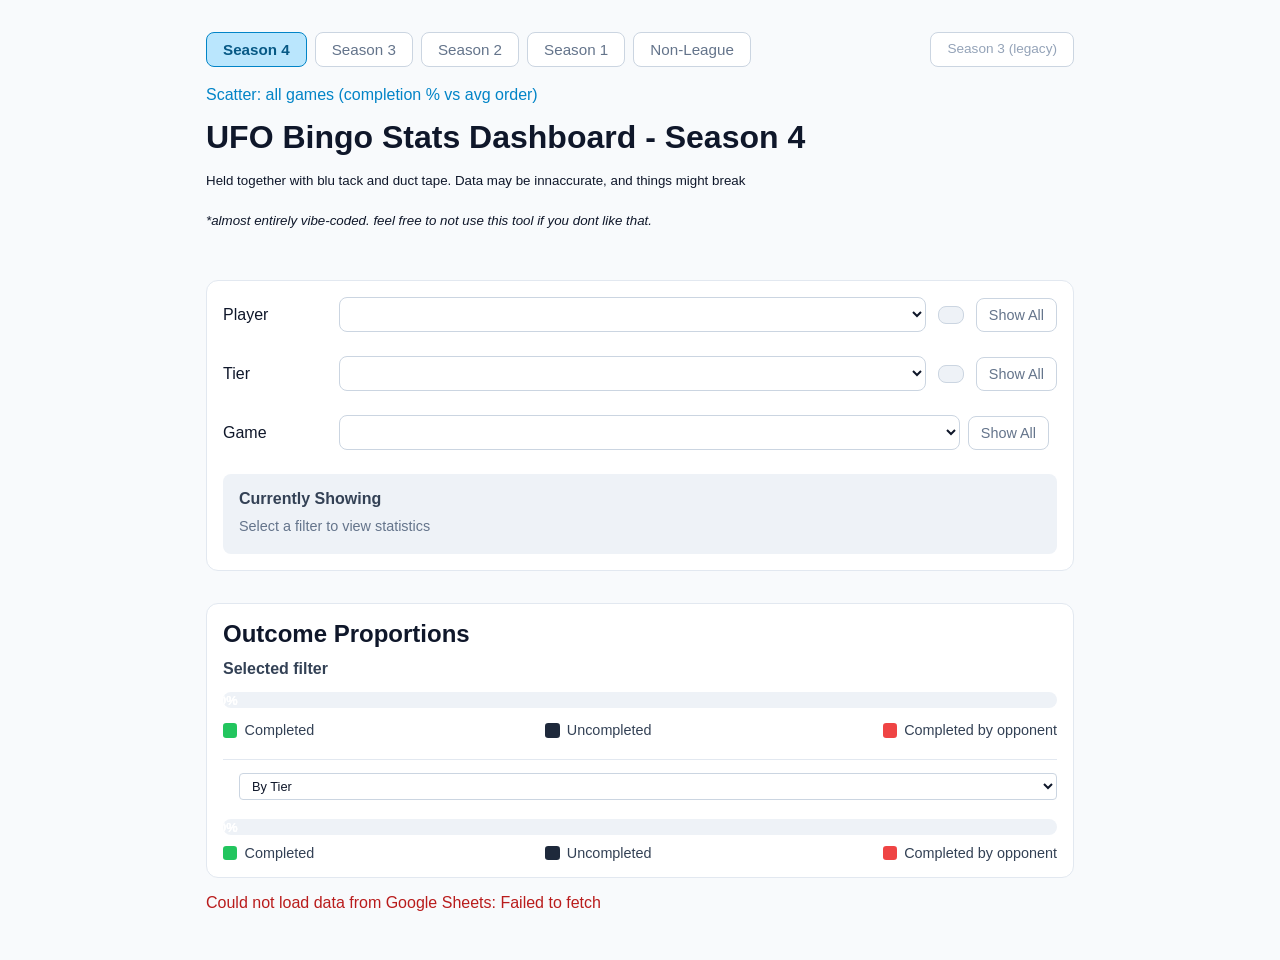
<file: index.html>
<!doctype html>
<html lang="en">
  <head>
    <meta charset="UTF-8" />
    <meta name="viewport" content="width=device-width, initial-scale=1.0" />
    <title>UFO Bingo Stats Dashboard - Season 4</title>
    <script>
      window.SEASON_CONFIG = { name: "Season 4", spreadsheetId: "10OuFdCtSeHEgkTwJyrQmAS_wUt4BE7E-sbVBA3eDDqA" };
    </script>
    <link rel="stylesheet" href="./styles.css" />
  </head>
  <body>
    <main class="container">
      <header>
        <div class="season-tabs">
          <a class="season-tab active" href="./index.html">Season 4</a>
          <a class="season-tab" href="./season3.html">Season 3</a>
          <a class="season-tab" href="./season2.html">Season 2</a>
          <a class="season-tab" href="./season1.html">Season 1</a>
          <a class="season-tab" href="./nonleague.html">Non-League</a>
          <a class="season-tab legacy" href="./season3-legacy.html">Season 3 (legacy)</a>
        </div>
        <p class="nav-link">
          <a href="./graph/index.html">Scatter: all games (completion % vs avg order)</a>
        </p>
        <h1>UFO Bingo Stats Dashboard - Season 4</h1>
        <p><small>Held together with blu tack and duct tape. Data may be innaccurate, and things might break</small></p>
        <p>
          <i><small>*almost entirely vibe-coded. feel free to not use this tool if you dont like that.</small></i><br></br>
        </p>
      </header>

      <section class="controls">
        <div class="control-row">
          <label for="playerSelect">Player</label>
          <div class="selector-group">
            <select id="playerSelect"></select>
            <button id="playerSwitchBtn" type="button" class="switch-btn"></button>
            <button id="playerShowAll" type="button" class="using-badge">Show All</button>
          </div>
        </div>

        <div class="control-row">
          <label for="tierSelect">Tier</label>
          <div class="selector-group">
            <select id="tierSelect"></select>
            <button id="tierSwitchBtn" type="button" class="switch-btn"></button>
            <button id="tierShowAll" type="button" class="using-badge">Show All</button>
          </div>
        </div>

        <div class="control-row">
          <label for="gameSelect">Game</label>
          <div class="selector-group">
            <select id="gameSelect"></select>
            <button id="gameShowAll" type="button" class="using-badge">Show All</button>
          </div>
        </div>

        <div id="summaryBox" class="summary-box">
          <h4>Currently Showing</h4>
          <p id="summaryText">Select a filter to view statistics</p>
        </div>
      </section>

      <section class="results">
        <h2>Outcome Proportions</h2>
        <p id="sampleSize"></p>

        <div class="bar-chart" aria-label="Outcome proportions chart">
          <h3 class="bar-title">Selected filter</h3>
          <div class="stacked-track">
            <div id="barByPlayer" class="stacked-segment by-player">0.0%</div>
            <div id="barUncompleted" class="stacked-segment uncompleted">0.0%</div>
            <div id="barByOther" class="stacked-segment by-other">0.0%</div>
          </div>
          <div class="legend">
            <span class="legend-item"><span class="legend-swatch by-player"></span>Completed</span>
            <span class="legend-item"><span class="legend-swatch uncompleted"></span>Uncompleted</span>
            <span class="legend-item"><span class="legend-swatch by-other"></span>Completed by opponent</span>
          </div>

          <section id="tierAverageSection" class="tier-average" hidden>
            <div class="average-header">
              <h3 id="tierAverageTitle" class="bar-title"></h3>
              <select id="averageModeSelect" class="average-mode-select">
                <option value="tier">By Tier</option>
                <option value="game">By Game</option>
              </select>
            </div>
            <p id="tierAverageSample" class="tier-average-sample"></p>
            <div class="stacked-track">
              <div id="tierAvgBarByPlayer" class="stacked-segment by-player">0.0%</div>
              <div id="tierAvgBarUncompleted" class="stacked-segment uncompleted">0.0%</div>
              <div id="tierAvgBarByOther" class="stacked-segment by-other">0.0%</div>
            </div>
            <div class="legend">
              <span class="legend-item"><span class="legend-swatch by-player"></span>Completed</span>
              <span class="legend-item"><span class="legend-swatch uncompleted"></span>Uncompleted</span>
              <span class="legend-item"><span class="legend-swatch by-other"></span>Completed by opponent</span>
            </div>
          </section>
        </div>
      </section>

      <section id="allBarsSection" class="all-bars-section" hidden>
        <div class="all-bars-header">
          <h2>All Bars</h2>
          <div class="all-bars-controls">
            <div id="allBarsSummary" class="all-bars-summary">
              <p id="allBarsSummaryText">Select a filter to view all bars</p>
            </div>
            <div class="display-controls">
              <label class="checkbox-label">
                <input type="checkbox" id="showCompletionOnly">
                Completion% only
              </label>
            </div>
            <div class="sort-controls">
              <select id="sortBySelect" class="sort-select">
                <option value="name">Name</option>
                <option value="completed">Completed %</option>
                <option value="uncompleted">Uncompleted %</option>
                <option value="byOpponent">By Opponent %</option>
                <option value="goalCount">Goal count</option>
              </select>
              <button id="sortOrderBtn" type="button" class="sort-order-btn">Asc</button>
            </div>
          </div>
        </div>
        <div id="allBarsContainer" class="all-bars-container"></div>
      </section>

      <section id="status" class="status">Loading data from Google Sheets...</section>
    </main>

    <script type="module" src="./season-app.js"></script>
  </body>
</html>
</file>
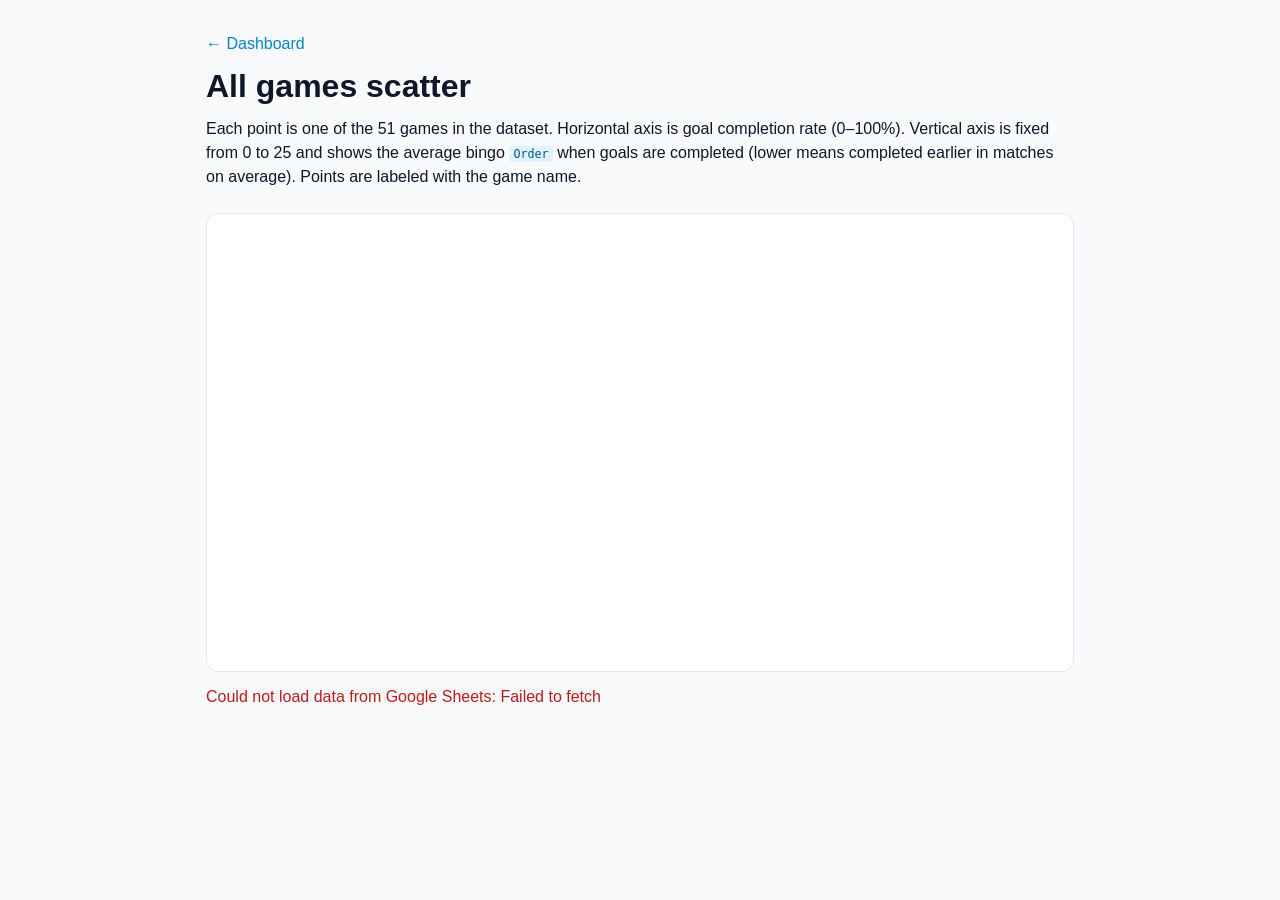
<file: graph/index.html>
<!doctype html>
<html lang="en">
  <head>
    <meta charset="UTF-8" />
    <meta name="viewport" content="width=device-width, initial-scale=1.0" />
    <title>All games — UFO Bingo Stats</title>
    <link rel="stylesheet" href="../styles.css" />
    <link rel="stylesheet" href="./graph.css" />
  </head>
  <body>
    <main class="container graph-page">
      <header>
        <p class="nav-link">
          <a href="../index.html">← Dashboard</a>
        </p>
        <h1>All games scatter</h1>
        <p>
          Each point is one of the 51 games in the dataset. Horizontal axis is
          goal completion rate (0–100%). Vertical axis is fixed from 0 to 25 and
          shows the average bingo <code>Order</code> when goals are completed
          (lower means completed earlier in matches on average). Points are
          labeled with the game name.
        </p>
      </header>

      <section class="graph-wrap" aria-label="Scatter plot of games">
        <svg
          id="scatterSvg"
          class="scatter-svg"
          viewBox="0 0 1100 560"
          role="img"
          aria-labelledby="scatterTitle scatterDesc"
        >
          <title id="scatterTitle">Games by completion rate and average order</title>
          <desc id="scatterDesc">
            Scatter plot with completion percentage on the x-axis and average
            order on the y-axis. One point per game.
          </desc>
        </svg>
      </section>

      <section id="graphStatus" class="status">Loading CSV data...</section>
    </main>

    <script src="./graph.js" defer></script>
  </body>
</html>
</file>
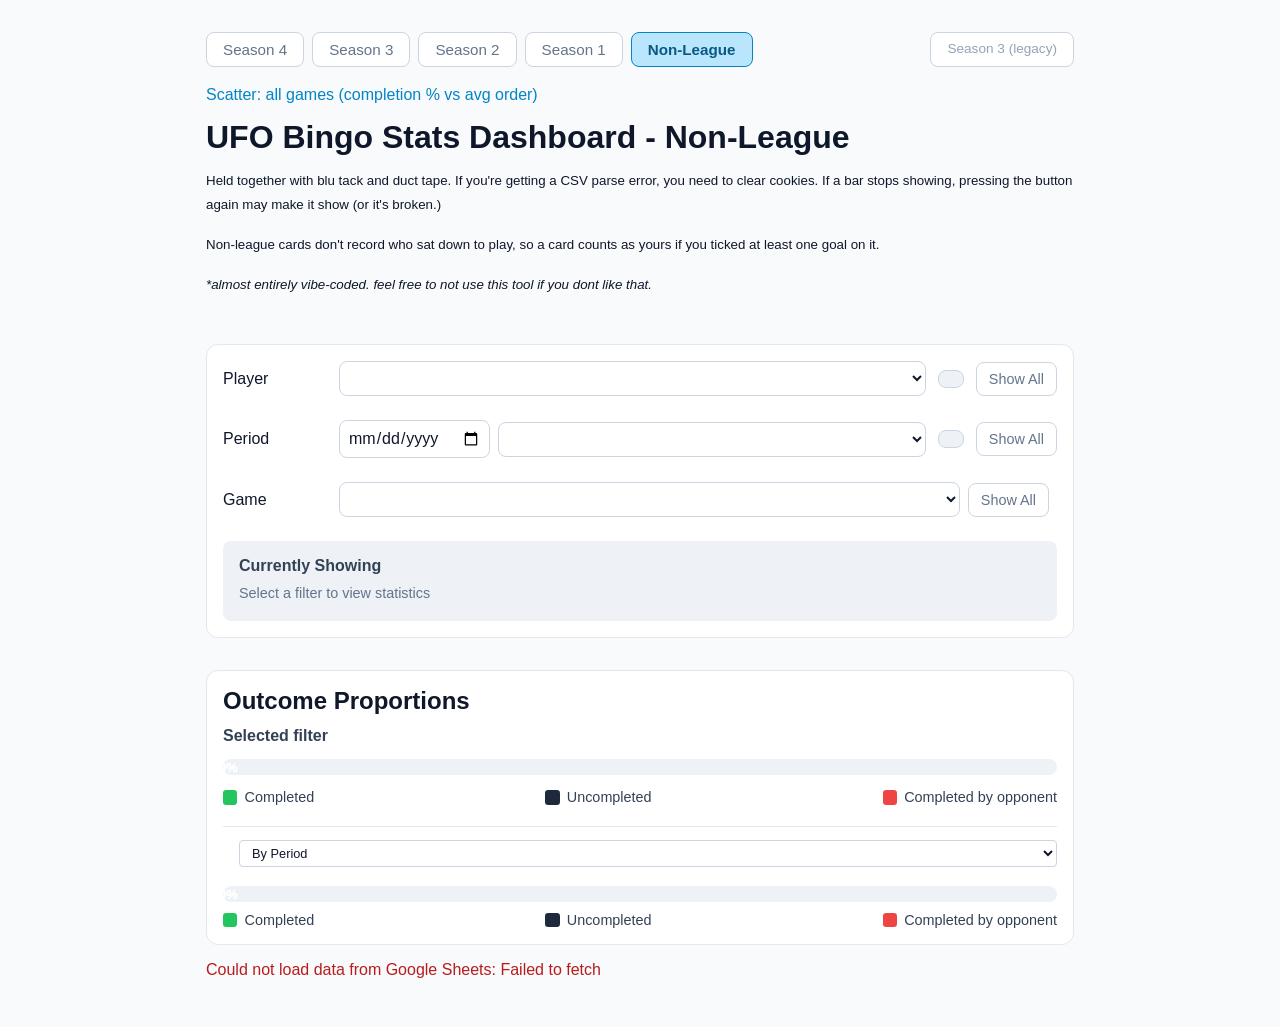
<file: nonleague.html>
<!doctype html>
<html lang="en">
  <head>
    <meta charset="UTF-8" />
    <meta name="viewport" content="width=device-width, initial-scale=1.0" />
    <title>UFO Bingo Stats Dashboard - Non-League</title>
    <link rel="stylesheet" href="./styles.css" />
  </head>
  <body>
    <main class="container">
      <header>
        <div class="season-tabs">
          <a class="season-tab" href="./index.html">Season 4</a>
          <a class="season-tab" href="./season3.html">Season 3</a>
          <a class="season-tab" href="./season2.html">Season 2</a>
          <a class="season-tab" href="./season1.html">Season 1</a>
          <a class="season-tab active" href="./nonleague.html">Non-League</a>
          <a class="season-tab legacy" href="./season3-legacy.html">Season 3 (legacy)</a>
        </div>
        <p class="nav-link">
          <a href="./graph/index.html">Scatter: all games (completion % vs avg order)</a>
        </p>
        <h1>UFO Bingo Stats Dashboard - Non-League</h1>
        <p><small>Held together with blu tack and duct tape. If you're getting a CSV parse error, you need to clear cookies. If a bar stops showing, pressing the button again may make it show (or it's broken.)</small></p>
        <p><small>Non-league cards don't record who sat down to play, so a card counts as yours if you ticked at least one goal on it.</small></p>
        <p>
          <i><small>*almost entirely vibe-coded. feel free to not use this tool if you dont like that.</small></i><br></br>
        </p>
      </header>

      <section class="controls">
        <div class="control-row">
          <label for="playerSelect">Player</label>
          <div class="selector-group">
            <select id="playerSelect"></select>
            <button id="playerSwitchBtn" type="button" class="switch-btn"></button>
            <button id="playerShowAll" type="button" class="using-badge">Show All</button>
          </div>
        </div>

        <div class="control-row">
          <label for="startDateInput">Period</label>
          <div class="selector-group with-date">
            <input type="date" id="startDateInput" class="date-input" />
            <select id="periodSelect"></select>
            <button id="periodSwitchBtn" type="button" class="switch-btn"></button>
            <button id="periodShowAll" type="button" class="using-badge">Show All</button>
          </div>
        </div>

        <div class="control-row">
          <label for="gameSelect">Game</label>
          <div class="selector-group">
            <select id="gameSelect"></select>
            <button id="gameShowAll" type="button" class="using-badge">Show All</button>
          </div>
        </div>

        <div id="summaryBox" class="summary-box">
          <h4>Currently Showing</h4>
          <p id="summaryText">Select a filter to view statistics</p>
        </div>
      </section>

      <section class="results">
        <h2>Outcome Proportions</h2>
        <p id="sampleSize"></p>

        <div class="bar-chart" aria-label="Outcome proportions chart">
          <h3 class="bar-title">Selected filter</h3>
          <div class="stacked-track">
            <div id="barByPlayer" class="stacked-segment by-player">0.0%</div>
            <div id="barUncompleted" class="stacked-segment uncompleted">0.0%</div>
            <div id="barByOther" class="stacked-segment by-other">0.0%</div>
          </div>
          <div class="legend">
            <span class="legend-item"><span class="legend-swatch by-player"></span>Completed</span>
            <span class="legend-item"><span class="legend-swatch uncompleted"></span>Uncompleted</span>
            <span class="legend-item"><span class="legend-swatch by-other"></span>Completed by opponent</span>
          </div>

          <section id="tierAverageSection" class="tier-average" hidden>
            <div class="average-header">
              <h3 id="tierAverageTitle" class="bar-title"></h3>
              <select id="averageModeSelect" class="average-mode-select">
                <option value="period">By Period</option>
                <option value="game">By Game</option>
              </select>
            </div>
            <p id="tierAverageSample" class="tier-average-sample"></p>
            <div class="stacked-track">
              <div id="tierAvgBarByPlayer" class="stacked-segment by-player">0.0%</div>
              <div id="tierAvgBarUncompleted" class="stacked-segment uncompleted">0.0%</div>
              <div id="tierAvgBarByOther" class="stacked-segment by-other">0.0%</div>
            </div>
            <div class="legend">
              <span class="legend-item"><span class="legend-swatch by-player"></span>Completed</span>
              <span class="legend-item"><span class="legend-swatch uncompleted"></span>Uncompleted</span>
              <span class="legend-item"><span class="legend-swatch by-other"></span>Completed by opponent</span>
            </div>
          </section>
        </div>
      </section>

      <section id="allBarsSection" class="all-bars-section" hidden>
        <div class="all-bars-header">
          <h2>All Bars</h2>
          <div class="all-bars-controls">
            <div id="allBarsSummary" class="all-bars-summary">
              <p id="allBarsSummaryText">Select a filter to view all bars</p>
            </div>
            <div class="display-controls">
              <label class="checkbox-label">
                <input type="checkbox" id="showCompletionOnly">
                Completion% only
              </label>
            </div>
            <div class="sort-controls">
              <select id="sortBySelect" class="sort-select">
                <option value="name">Name</option>
                <option value="completed">Completed %</option>
                <option value="uncompleted">Uncompleted %</option>
                <option value="byOpponent">By Opponent %</option>
                <option value="goalCount">Goal count</option>
              </select>
              <button id="sortOrderBtn" type="button" class="sort-order-btn">Asc</button>
            </div>
          </div>
        </div>
        <div id="allBarsContainer" class="all-bars-container"></div>
      </section>

      <section id="status" class="status">Loading data from Google Sheets...</section>
    </main>

    <script type="module" src="./nonleague-app.js"></script>
  </body>
</html>
</file>
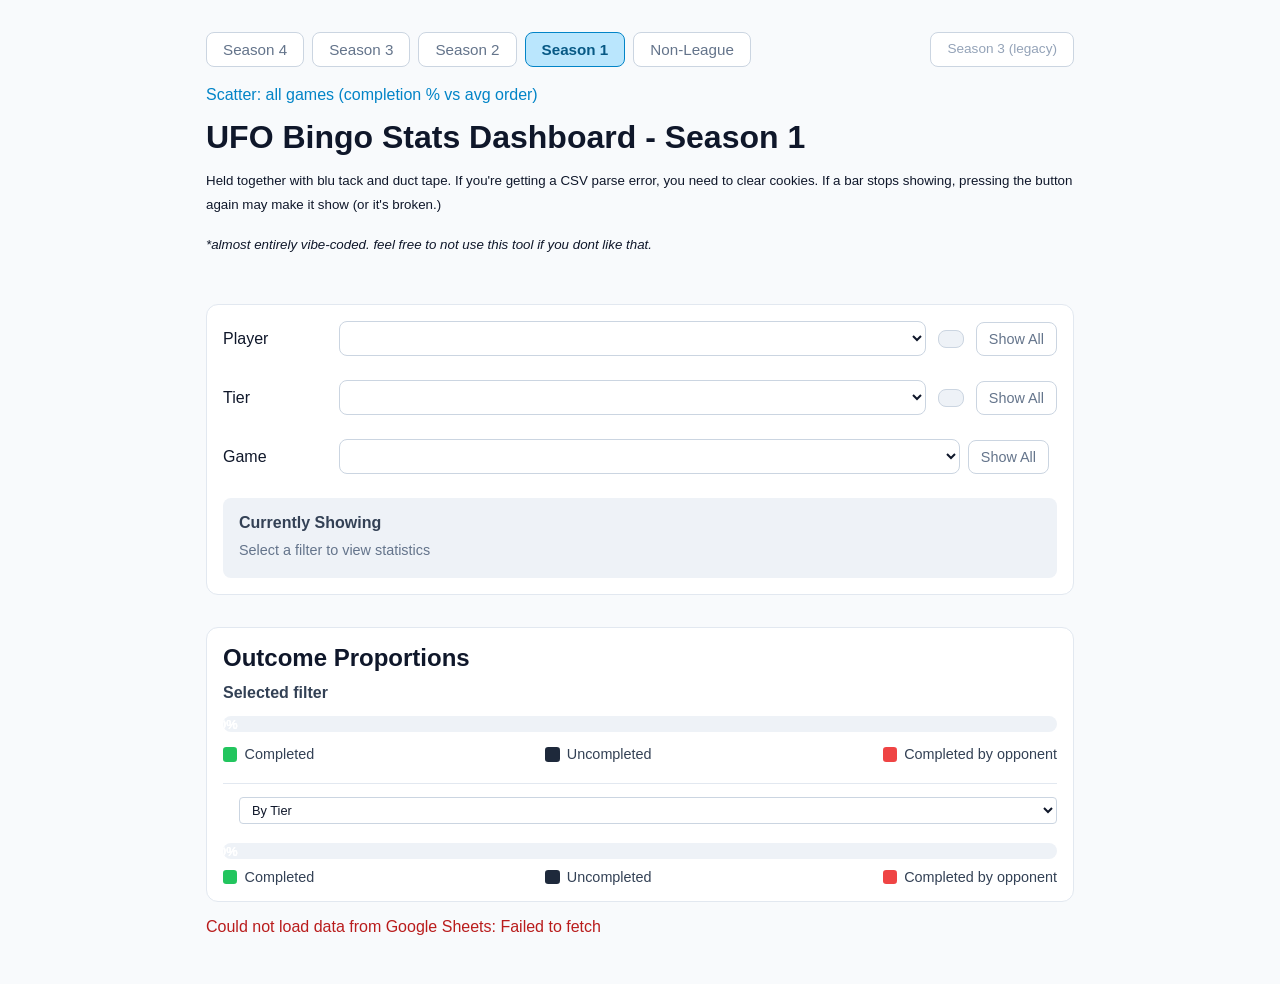
<file: season1.html>
<!doctype html>
<html lang="en">
  <head>
    <meta charset="UTF-8" />
    <meta name="viewport" content="width=device-width, initial-scale=1.0" />
    <title>UFO Bingo Stats Dashboard - Season 1</title>
    <script>
      window.SEASON_CONFIG = { name: "Season 1", spreadsheetId: "1V5-vbfdSoK8tBQa8bKAQCpGFslXlgwDpOeQryaitJ4k" };
    </script>
    <link rel="stylesheet" href="./styles.css" />
  </head>
  <body>
    <main class="container">
      <header>
        <div class="season-tabs">
          <a class="season-tab" href="./index.html">Season 4</a>
          <a class="season-tab" href="./season3.html">Season 3</a>
          <a class="season-tab" href="./season2.html">Season 2</a>
          <a class="season-tab active" href="./season1.html">Season 1</a>
          <a class="season-tab" href="./nonleague.html">Non-League</a>
          <a class="season-tab legacy" href="./season3-legacy.html">Season 3 (legacy)</a>
        </div>
        <p class="nav-link">
          <a href="./graph/index.html">Scatter: all games (completion % vs avg order)</a>
        </p>
        <h1>UFO Bingo Stats Dashboard - Season 1</h1>
        <p><small>Held together with blu tack and duct tape. If you're getting a CSV parse error, you need to clear cookies. If a bar stops showing, pressing the button again may make it show (or it's broken.)</small></p>
        <p>
          <i><small>*almost entirely vibe-coded. feel free to not use this tool if you dont like that.</small></i><br></br>
        </p>
      </header>

      <section class="controls">
        <div class="control-row">
          <label for="playerSelect">Player</label>
          <div class="selector-group">
            <select id="playerSelect"></select>
            <button id="playerSwitchBtn" type="button" class="switch-btn"></button>
            <button id="playerShowAll" type="button" class="using-badge">Show All</button>
          </div>
        </div>

        <div class="control-row">
          <label for="tierSelect">Tier</label>
          <div class="selector-group">
            <select id="tierSelect"></select>
            <button id="tierSwitchBtn" type="button" class="switch-btn"></button>
            <button id="tierShowAll" type="button" class="using-badge">Show All</button>
          </div>
        </div>

        <div class="control-row">
          <label for="gameSelect">Game</label>
          <div class="selector-group">
            <select id="gameSelect"></select>
            <button id="gameShowAll" type="button" class="using-badge">Show All</button>
          </div>
        </div>

        <div id="summaryBox" class="summary-box">
          <h4>Currently Showing</h4>
          <p id="summaryText">Select a filter to view statistics</p>
        </div>
      </section>

      <section class="results">
        <h2>Outcome Proportions</h2>
        <p id="sampleSize"></p>

        <div class="bar-chart" aria-label="Outcome proportions chart">
          <h3 class="bar-title">Selected filter</h3>
          <div class="stacked-track">
            <div id="barByPlayer" class="stacked-segment by-player">0.0%</div>
            <div id="barUncompleted" class="stacked-segment uncompleted">0.0%</div>
            <div id="barByOther" class="stacked-segment by-other">0.0%</div>
          </div>
          <div class="legend">
            <span class="legend-item"><span class="legend-swatch by-player"></span>Completed</span>
            <span class="legend-item"><span class="legend-swatch uncompleted"></span>Uncompleted</span>
            <span class="legend-item"><span class="legend-swatch by-other"></span>Completed by opponent</span>
          </div>

          <section id="tierAverageSection" class="tier-average" hidden>
            <div class="average-header">
              <h3 id="tierAverageTitle" class="bar-title"></h3>
              <select id="averageModeSelect" class="average-mode-select">
                <option value="tier">By Tier</option>
                <option value="game">By Game</option>
              </select>
            </div>
            <p id="tierAverageSample" class="tier-average-sample"></p>
            <div class="stacked-track">
              <div id="tierAvgBarByPlayer" class="stacked-segment by-player">0.0%</div>
              <div id="tierAvgBarUncompleted" class="stacked-segment uncompleted">0.0%</div>
              <div id="tierAvgBarByOther" class="stacked-segment by-other">0.0%</div>
            </div>
            <div class="legend">
              <span class="legend-item"><span class="legend-swatch by-player"></span>Completed</span>
              <span class="legend-item"><span class="legend-swatch uncompleted"></span>Uncompleted</span>
              <span class="legend-item"><span class="legend-swatch by-other"></span>Completed by opponent</span>
            </div>
          </section>
        </div>
      </section>

      <section id="allBarsSection" class="all-bars-section" hidden>
        <div class="all-bars-header">
          <h2>All Bars</h2>
          <div class="all-bars-controls">
            <div id="allBarsSummary" class="all-bars-summary">
              <p id="allBarsSummaryText">Select a filter to view all bars</p>
            </div>
            <div class="display-controls">
              <label class="checkbox-label">
                <input type="checkbox" id="showCompletionOnly">
                Completion% only
              </label>
            </div>
            <div class="sort-controls">
              <select id="sortBySelect" class="sort-select">
                <option value="name">Name</option>
                <option value="completed">Completed %</option>
                <option value="uncompleted">Uncompleted %</option>
                <option value="byOpponent">By Opponent %</option>
                <option value="goalCount">Goal count</option>
              </select>
              <button id="sortOrderBtn" type="button" class="sort-order-btn">Asc</button>
            </div>
          </div>
        </div>
        <div id="allBarsContainer" class="all-bars-container"></div>
      </section>

      <section id="status" class="status">Loading data from Google Sheets...</section>
    </main>

    <script type="module" src="./season-app.js"></script>
  </body>
</html>
</file>
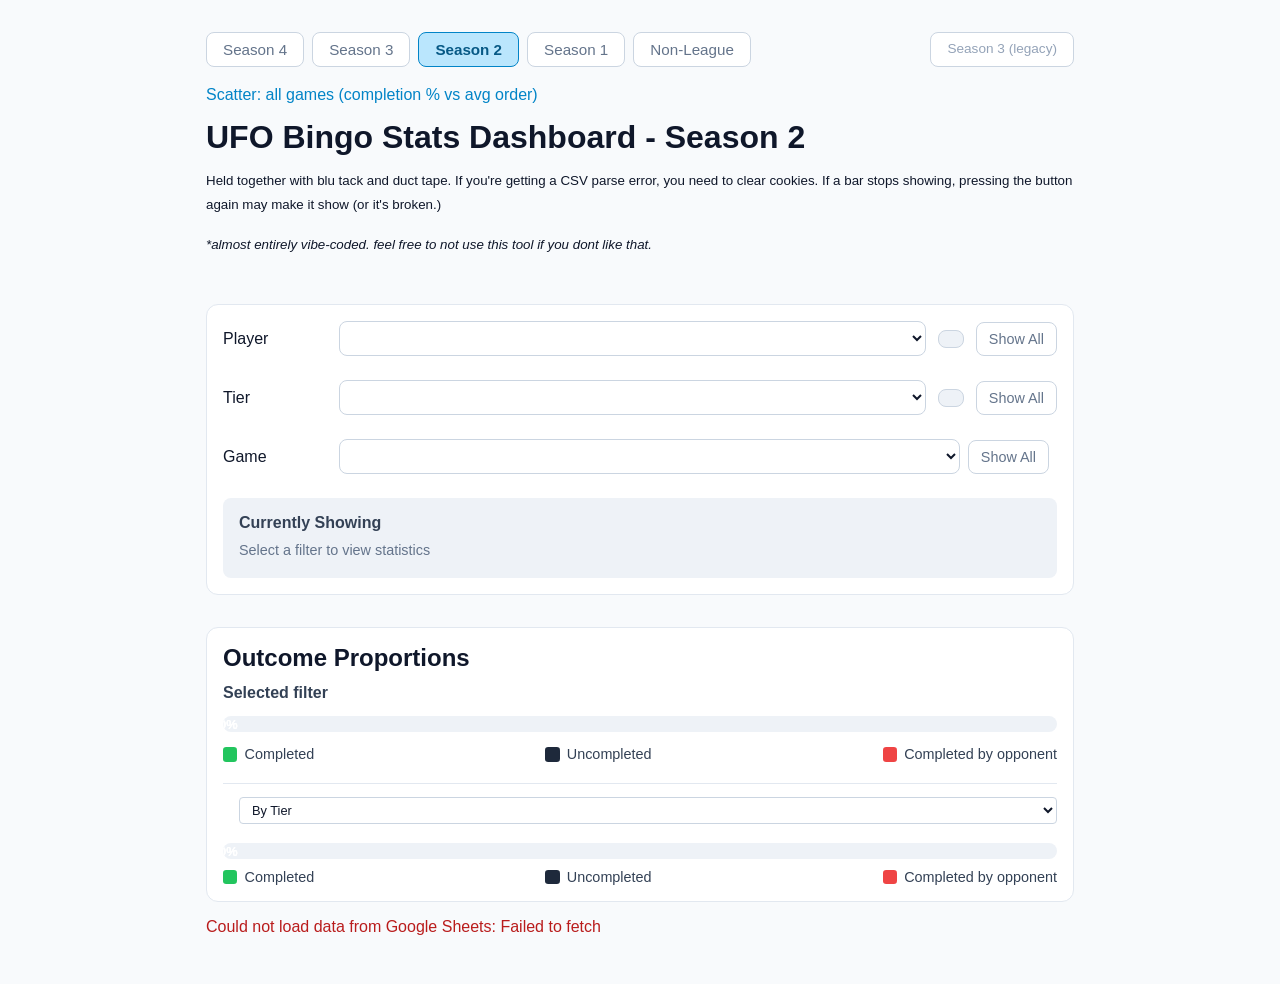
<file: season2.html>
<!doctype html>
<html lang="en">
  <head>
    <meta charset="UTF-8" />
    <meta name="viewport" content="width=device-width, initial-scale=1.0" />
    <title>UFO Bingo Stats Dashboard - Season 2</title>
    <script>
      window.SEASON_CONFIG = { name: "Season 2", spreadsheetId: "1ol2G0VhzvXmgcGvMnQJuIMTl6x4KEpj3-cW_ot93-r4" };
    </script>
    <link rel="stylesheet" href="./styles.css" />
  </head>
  <body>
    <main class="container">
      <header>
        <div class="season-tabs">
          <a class="season-tab" href="./index.html">Season 4</a>
          <a class="season-tab" href="./season3.html">Season 3</a>
          <a class="season-tab active" href="./season2.html">Season 2</a>
          <a class="season-tab" href="./season1.html">Season 1</a>
          <a class="season-tab" href="./nonleague.html">Non-League</a>
          <a class="season-tab legacy" href="./season3-legacy.html">Season 3 (legacy)</a>
        </div>
        <p class="nav-link">
          <a href="./graph/index.html">Scatter: all games (completion % vs avg order)</a>
        </p>
        <h1>UFO Bingo Stats Dashboard - Season 2</h1>
        <p><small>Held together with blu tack and duct tape. If you're getting a CSV parse error, you need to clear cookies. If a bar stops showing, pressing the button again may make it show (or it's broken.)</small></p>
        <p>
          <i><small>*almost entirely vibe-coded. feel free to not use this tool if you dont like that.</small></i><br></br>
        </p>
      </header>

      <section class="controls">
        <div class="control-row">
          <label for="playerSelect">Player</label>
          <div class="selector-group">
            <select id="playerSelect"></select>
            <button id="playerSwitchBtn" type="button" class="switch-btn"></button>
            <button id="playerShowAll" type="button" class="using-badge">Show All</button>
          </div>
        </div>

        <div class="control-row">
          <label for="tierSelect">Tier</label>
          <div class="selector-group">
            <select id="tierSelect"></select>
            <button id="tierSwitchBtn" type="button" class="switch-btn"></button>
            <button id="tierShowAll" type="button" class="using-badge">Show All</button>
          </div>
        </div>

        <div class="control-row">
          <label for="gameSelect">Game</label>
          <div class="selector-group">
            <select id="gameSelect"></select>
            <button id="gameShowAll" type="button" class="using-badge">Show All</button>
          </div>
        </div>

        <div id="summaryBox" class="summary-box">
          <h4>Currently Showing</h4>
          <p id="summaryText">Select a filter to view statistics</p>
        </div>
      </section>

      <section class="results">
        <h2>Outcome Proportions</h2>
        <p id="sampleSize"></p>

        <div class="bar-chart" aria-label="Outcome proportions chart">
          <h3 class="bar-title">Selected filter</h3>
          <div class="stacked-track">
            <div id="barByPlayer" class="stacked-segment by-player">0.0%</div>
            <div id="barUncompleted" class="stacked-segment uncompleted">0.0%</div>
            <div id="barByOther" class="stacked-segment by-other">0.0%</div>
          </div>
          <div class="legend">
            <span class="legend-item"><span class="legend-swatch by-player"></span>Completed</span>
            <span class="legend-item"><span class="legend-swatch uncompleted"></span>Uncompleted</span>
            <span class="legend-item"><span class="legend-swatch by-other"></span>Completed by opponent</span>
          </div>

          <section id="tierAverageSection" class="tier-average" hidden>
            <div class="average-header">
              <h3 id="tierAverageTitle" class="bar-title"></h3>
              <select id="averageModeSelect" class="average-mode-select">
                <option value="tier">By Tier</option>
                <option value="game">By Game</option>
              </select>
            </div>
            <p id="tierAverageSample" class="tier-average-sample"></p>
            <div class="stacked-track">
              <div id="tierAvgBarByPlayer" class="stacked-segment by-player">0.0%</div>
              <div id="tierAvgBarUncompleted" class="stacked-segment uncompleted">0.0%</div>
              <div id="tierAvgBarByOther" class="stacked-segment by-other">0.0%</div>
            </div>
            <div class="legend">
              <span class="legend-item"><span class="legend-swatch by-player"></span>Completed</span>
              <span class="legend-item"><span class="legend-swatch uncompleted"></span>Uncompleted</span>
              <span class="legend-item"><span class="legend-swatch by-other"></span>Completed by opponent</span>
            </div>
          </section>
        </div>
      </section>

      <section id="allBarsSection" class="all-bars-section" hidden>
        <div class="all-bars-header">
          <h2>All Bars</h2>
          <div class="all-bars-controls">
            <div id="allBarsSummary" class="all-bars-summary">
              <p id="allBarsSummaryText">Select a filter to view all bars</p>
            </div>
            <div class="display-controls">
              <label class="checkbox-label">
                <input type="checkbox" id="showCompletionOnly">
                Completion% only
              </label>
            </div>
            <div class="sort-controls">
              <select id="sortBySelect" class="sort-select">
                <option value="name">Name</option>
                <option value="completed">Completed %</option>
                <option value="uncompleted">Uncompleted %</option>
                <option value="byOpponent">By Opponent %</option>
                <option value="goalCount">Goal count</option>
              </select>
              <button id="sortOrderBtn" type="button" class="sort-order-btn">Asc</button>
            </div>
          </div>
        </div>
        <div id="allBarsContainer" class="all-bars-container"></div>
      </section>

      <section id="status" class="status">Loading data from Google Sheets...</section>
    </main>

    <script type="module" src="./season-app.js"></script>
  </body>
</html>
</file>
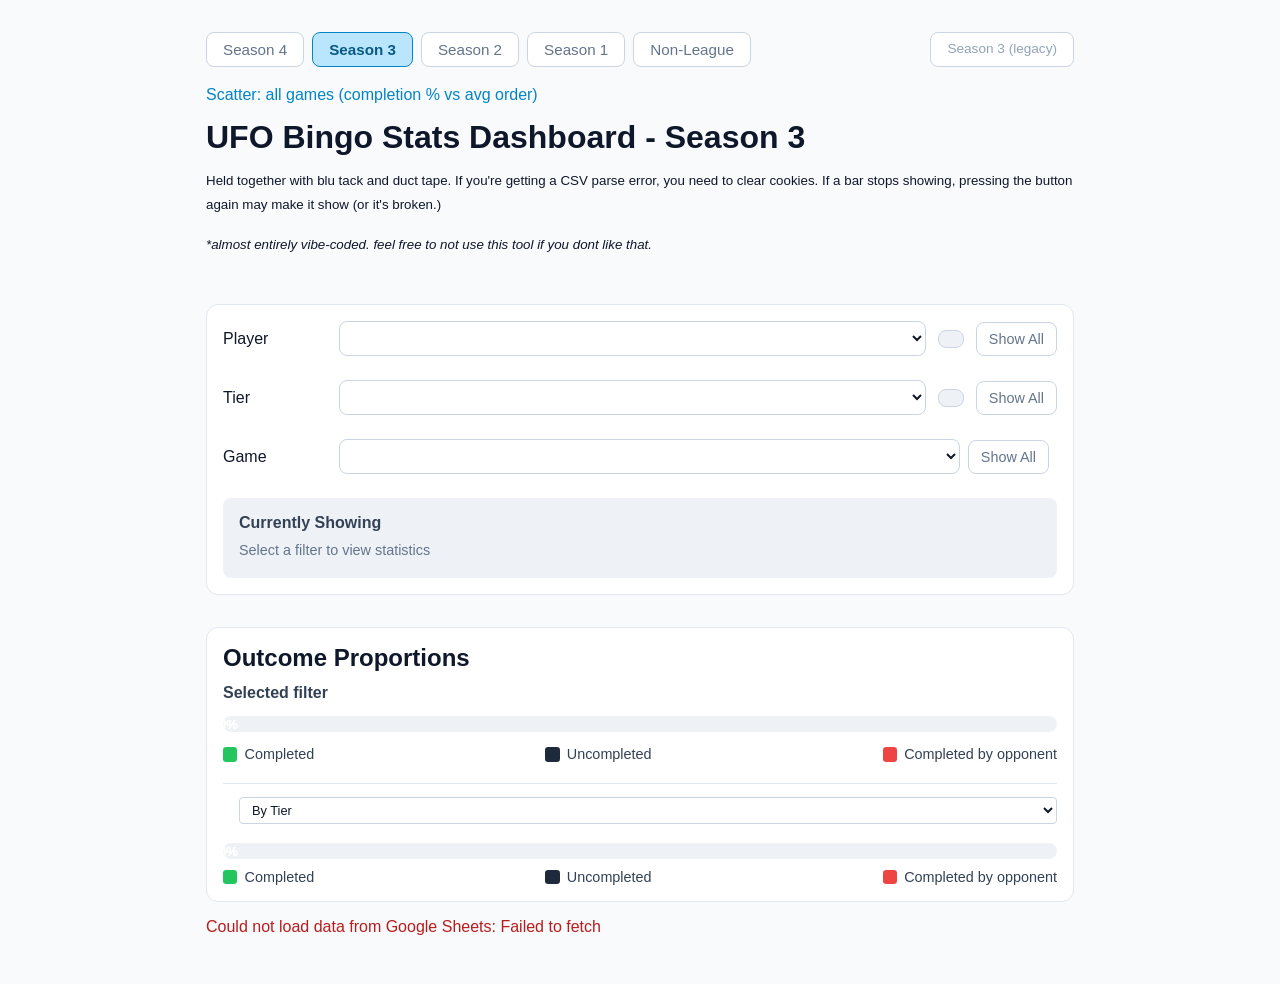
<file: season3.html>
<!doctype html>
<html lang="en">
  <head>
    <meta charset="UTF-8" />
    <meta name="viewport" content="width=device-width, initial-scale=1.0" />
    <title>UFO Bingo Stats Dashboard - Season 3</title>
    <script>
      window.SEASON_CONFIG = { name: "Season 3", spreadsheetId: "12QxCeOhHnmnoRQhiSmD56dPSl3rNnw2mfDt7qScz9Ds" };
    </script>
    <link rel="stylesheet" href="./styles.css" />
  </head>
  <body>
    <main class="container">
      <header>
        <div class="season-tabs">
          <a class="season-tab" href="./index.html">Season 4</a>
          <a class="season-tab active" href="./season3.html">Season 3</a>
          <a class="season-tab" href="./season2.html">Season 2</a>
          <a class="season-tab" href="./season1.html">Season 1</a>
          <a class="season-tab" href="./nonleague.html">Non-League</a>
          <a class="season-tab legacy" href="./season3-legacy.html">Season 3 (legacy)</a>
        </div>
        <p class="nav-link">
          <a href="./graph/index.html">Scatter: all games (completion % vs avg order)</a>
        </p>
        <h1>UFO Bingo Stats Dashboard - Season 3</h1>
        <p><small>Held together with blu tack and duct tape. If you're getting a CSV parse error, you need to clear cookies. If a bar stops showing, pressing the button again may make it show (or it's broken.)</small></p>
        <p>
          <i><small>*almost entirely vibe-coded. feel free to not use this tool if you dont like that.</small></i><br></br>
        </p>
      </header>

      <section class="controls">
        <div class="control-row">
          <label for="playerSelect">Player</label>
          <div class="selector-group">
            <select id="playerSelect"></select>
            <button id="playerSwitchBtn" type="button" class="switch-btn"></button>
            <button id="playerShowAll" type="button" class="using-badge">Show All</button>
          </div>
        </div>

        <div class="control-row">
          <label for="tierSelect">Tier</label>
          <div class="selector-group">
            <select id="tierSelect"></select>
            <button id="tierSwitchBtn" type="button" class="switch-btn"></button>
            <button id="tierShowAll" type="button" class="using-badge">Show All</button>
          </div>
        </div>

        <div class="control-row">
          <label for="gameSelect">Game</label>
          <div class="selector-group">
            <select id="gameSelect"></select>
            <button id="gameShowAll" type="button" class="using-badge">Show All</button>
          </div>
        </div>

        <div id="summaryBox" class="summary-box">
          <h4>Currently Showing</h4>
          <p id="summaryText">Select a filter to view statistics</p>
        </div>
      </section>

      <section class="results">
        <h2>Outcome Proportions</h2>
        <p id="sampleSize"></p>

        <div class="bar-chart" aria-label="Outcome proportions chart">
          <h3 class="bar-title">Selected filter</h3>
          <div class="stacked-track">
            <div id="barByPlayer" class="stacked-segment by-player">0.0%</div>
            <div id="barUncompleted" class="stacked-segment uncompleted">0.0%</div>
            <div id="barByOther" class="stacked-segment by-other">0.0%</div>
          </div>
          <div class="legend">
            <span class="legend-item"><span class="legend-swatch by-player"></span>Completed</span>
            <span class="legend-item"><span class="legend-swatch uncompleted"></span>Uncompleted</span>
            <span class="legend-item"><span class="legend-swatch by-other"></span>Completed by opponent</span>
          </div>

          <section id="tierAverageSection" class="tier-average" hidden>
            <div class="average-header">
              <h3 id="tierAverageTitle" class="bar-title"></h3>
              <select id="averageModeSelect" class="average-mode-select">
                <option value="tier">By Tier</option>
                <option value="game">By Game</option>
              </select>
            </div>
            <p id="tierAverageSample" class="tier-average-sample"></p>
            <div class="stacked-track">
              <div id="tierAvgBarByPlayer" class="stacked-segment by-player">0.0%</div>
              <div id="tierAvgBarUncompleted" class="stacked-segment uncompleted">0.0%</div>
              <div id="tierAvgBarByOther" class="stacked-segment by-other">0.0%</div>
            </div>
            <div class="legend">
              <span class="legend-item"><span class="legend-swatch by-player"></span>Completed</span>
              <span class="legend-item"><span class="legend-swatch uncompleted"></span>Uncompleted</span>
              <span class="legend-item"><span class="legend-swatch by-other"></span>Completed by opponent</span>
            </div>
          </section>
        </div>
      </section>

      <section id="allBarsSection" class="all-bars-section" hidden>
        <div class="all-bars-header">
          <h2>All Bars</h2>
          <div class="all-bars-controls">
            <div id="allBarsSummary" class="all-bars-summary">
              <p id="allBarsSummaryText">Select a filter to view all bars</p>
            </div>
            <div class="display-controls">
              <label class="checkbox-label">
                <input type="checkbox" id="showCompletionOnly">
                Completion% only
              </label>
            </div>
            <div class="sort-controls">
              <select id="sortBySelect" class="sort-select">
                <option value="name">Name</option>
                <option value="completed">Completed %</option>
                <option value="uncompleted">Uncompleted %</option>
                <option value="byOpponent">By Opponent %</option>
                <option value="goalCount">Goal count</option>
              </select>
              <button id="sortOrderBtn" type="button" class="sort-order-btn">Asc</button>
            </div>
          </div>
        </div>
        <div id="allBarsContainer" class="all-bars-container"></div>
      </section>

      <section id="status" class="status">Loading data from Google Sheets...</section>
    </main>

    <script type="module" src="./season-app.js"></script>
  </body>
</html>
</file>
<file: styles.css>
:root {
  color-scheme: light dark;

  /* Light theme (default) */
  --bg: #f8fafc;
  --panel: #ffffff;
  --panel-2: #eef2f7;
  --input-bg: #ffffff;
  --border: #cbd5e1;
  --border-soft: #e2e8f0;
  --text: #0f172a;
  --text-secondary: #334155;
  --text-muted: #64748b;
  --text-faint: #94a3b8;
  --accent: #0284c7;
  --accent-bg: #e0f2fe;
  --accent-bg-strong: #bae6fd;
  --accent-text: #075985;
  --status-info: #0369a1;
  --status-error: #b91c1c;
}

@media (prefers-color-scheme: dark) {
  :root {
    --bg: #0f172a;
    --panel: #1e293b;
    --panel-2: #334155;
    --input-bg: #0f172a;
    --border: #475569;
    --border-soft: #334155;
    --text: #e2e8f0;
    --text-secondary: #cbd5e1;
    --text-muted: #94a3b8;
    --text-faint: #64748b;
    --accent: #38bdf8;
    --accent-bg: #082f49;
    --accent-bg-strong: #0c4a6e;
    --accent-text: #e0f2fe;
    --status-info: #93c5fd;
    --status-error: #fca5a5;
  }
}

* {
  box-sizing: border-box;
}

body {
  margin: 0;
  font-family: Arial, sans-serif;
  background: var(--bg);
  color: var(--text);
}

.container {
  max-width: 900px;
  margin: 0 auto;
  padding: 2rem 1rem 3rem;
}

h1,
h2 {
  margin: 0 0 0.75rem;
}

p {
  margin: 0 0 1rem;
  line-height: 1.5;
}

.controls {
  margin: 1.5rem 0 2rem;
  padding: 1rem;
  border-radius: 0.75rem;
  background: var(--panel);
  border: 1px solid var(--border-soft);
}

.control-row {
  display: flex;
  align-items: center;
  margin-bottom: 1.5rem;
}

.control-row:last-of-type {
  margin-bottom: 0;
}

.control-row > label {
  display: inline-block;
  width: 100px;
  margin-right: 1rem;
}

select {
  width: 100%;
  padding: 0.5rem;
  border-radius: 0.5rem;
  border: 1px solid var(--border);
  background: var(--input-bg);
  color: var(--text);
  cursor: pointer;
}

.date-input {
  padding: 0.5rem;
  border-radius: 0.5rem;
  border: 1px solid var(--border);
  background: var(--input-bg);
  color: var(--text);
  font-family: inherit;
  font-size: 1rem;
  cursor: pointer;
}

select.active-mode {
  border-color: var(--accent);
  box-shadow: inset 0 0 0 1px var(--accent);
  background: var(--accent-bg);
}

select.active-mode:hover {
  cursor: pointer;
}

.show-all-title {
  margin: 0 0 1rem 0;
  font-size: 1.1rem;
  color: var(--text-secondary);
  text-align: center;
}

.selector-group {
  display: grid;
  grid-template-columns: 1fr auto auto;
  gap: 0.5rem;
  flex: 1;
  align-items: center;
}

/* The non-league period row carries a start date alongside its length dropdown */
.selector-group.with-date {
  grid-template-columns: auto 1fr auto auto;
}

@media (max-width: 640px) {
  .selector-group.with-date {
    grid-template-columns: 1fr auto auto;
  }

  .selector-group.with-date .date-input {
    grid-column: 1 / -1;
  }
}


.using-badge {
  border: 1px solid var(--border);
  border-radius: 0.5rem;
  background: var(--input-bg);
  color: var(--text-muted);
  padding: 0.5rem 0.75rem;
  font-size: 0.9rem;
  min-width: 64px;
  white-space: nowrap;
}

.choice-control.active select {
  border-color: var(--accent);
  box-shadow: inset 0 0 0 1px var(--accent);
}

.using-badge {
  text-align: center;
  cursor: pointer;
}

.switch-btn {
  border: 1px solid var(--border);
  border-radius: 0.5rem;
  background: var(--panel-2);
  color: var(--text);
  padding: 0.5rem 0.75rem;
  font-size: 0.875rem;
  margin: 0 0.25rem;
  text-align: center;
  cursor: pointer;
  transition: all 0.2s ease;
}

.switch-btn:hover {
  background: var(--border);
}

.switch-btn:active {
  background: var(--border);
}

.switch-btn.active {
  border-color: var(--accent);
  box-shadow: inset 0 0 0 1px var(--accent);
  background: var(--accent-bg);
  color: var(--accent-text);
}

.choice-control.active .using-badge,
.using-badge.active {
  border-color: var(--accent);
  box-shadow: inset 0 0 0 1px var(--accent);
  background: var(--accent-bg);
  color: var(--accent-text);
}

.summary-box {
  grid-column: 1 / -1;
  background: var(--panel-2);
  border-radius: 0.5rem;
  padding: 1rem;
  margin-top: 1rem;
}

.summary-box h4 {
  margin: 0 0 0.5rem 0;
  font-size: 1rem;
  color: var(--text-secondary);
}

.summary-box p {
  margin: 0;
  color: var(--text-muted);
  font-size: 0.9rem;
}

.results {
  background: var(--panel);
  border-radius: 0.75rem;
  padding: 1rem;
  border: 1px solid var(--border-soft);
}

.bar-chart {
  display: grid;
  gap: 0.9rem;
}

.bar-title {
  margin: 0;
  font-size: 1rem;
  color: var(--text-secondary);
}

.tier-average {
  display: grid;
  gap: 0.6rem;
  margin-top: 0.4rem;
  padding-top: 0.8rem;
  border-top: 1px solid var(--border-soft);
}

.average-header {
  display: flex;
  justify-content: space-between;
  align-items: center;
  gap: 1rem;
}

.average-mode-select {
  padding: 0.25rem 0.5rem;
  border-radius: 0.25rem;
  border: 1px solid var(--border);
  background: var(--input-bg);
  color: var(--text);
  font-size: 0.8rem;
  min-width: 120px;
}

.tier-average-sample {
  margin: 0;
  color: var(--text-muted);
  font-size: 0.9rem;
}

#sampleSize {
  margin: 0;
  color: var(--text-muted);
  font-size: 0.9rem;
}

.stacked-track {
  display: flex;
  background: var(--panel-2);
  border-radius: 9999px;
  height: 1rem;
  overflow: hidden;
}

.all-bars-section .stacked-track {
  height: 0.8rem;
  flex: 1;
}

.all-bars-section .legend {
  display: none;
}

.stacked-segment {
  display: flex;
  align-items: center;
  justify-content: center;
  height: 100%;
  width: 0;
  min-width: 0;
  color: #ffffff;
  font-size: 0.8rem;
  font-weight: 700;
  white-space: nowrap;
  transition: width 220ms ease;
}

.all-bars-section .stacked-segment {
  font-size: 0.6rem;
}

.all-bars-section .stacked-segment[style*="width: 0%"],
.all-bars-section .stacked-segment[style*="width: 1%"],
.all-bars-section .stacked-segment[style*="width: 2%"],
.all-bars-section .stacked-segment[style*="width: 3%"],
.all-bars-section .stacked-segment[style*="width: 4%"],
.all-bars-section .stacked-segment[style*="width: 5%"] {
  font-size: 0;
}

/* Bar segment colors are semantic (completed / opponent / uncompleted), not themed */
.stacked-segment.by-player {
  background: #22c55e;
}

.stacked-segment.by-other {
  background: #ef4444;
}

.stacked-segment.uncompleted {
  background: #1e293b;
}

.legend {
  display: flex;
  justify-content: space-between;
  gap: 0.75rem;
  font-size: 0.9rem;
  color: var(--text-secondary);
}

.all-bars-section .legend {
  gap: 0.5rem;
  font-size: 0.7rem;
}

.legend-item {
  display: inline-flex;
  align-items: center;
  gap: 0.45rem;
}

.legend-swatch {
  width: 0.9rem;
  height: 0.9rem;
  border-radius: 0.2rem;
}

.legend-swatch.by-player {
  background: #22c55e;
}

.legend-swatch.by-other {
  background: #ef4444;
}

.legend-swatch.uncompleted {
  background: #1e293b;
}

.status {
  margin-top: 1rem;
  color: var(--status-info);
}

.status.error {
  color: var(--status-error);
}

@media (max-width: 720px) {
  .legend {
    flex-direction: column;
    gap: 0.4rem;
  }
}

.season-tabs {
  display: flex;
  flex-wrap: wrap;
  gap: 0.5rem;
  margin: 0 0 1rem;
}

.season-tab {
  border: 1px solid var(--border);
  border-radius: 0.5rem;
  background: var(--panel);
  color: var(--text-muted);
  padding: 0.5rem 1rem;
  font-size: 0.95rem;
  text-decoration: none;
  transition: all 0.2s ease;
}

.season-tab:hover {
  border-color: var(--accent);
  background: var(--accent-bg);
  color: var(--accent-text);
}

.season-tab.active {
  border-color: var(--accent);
  background: var(--accent-bg-strong);
  color: var(--accent-text);
  font-weight: 700;
}

.season-tab.legacy {
  margin-left: auto;
  font-size: 0.85rem;
  color: var(--text-faint);
}

.season-tab.legacy.active {
  color: var(--accent-text);
}

.nav-link {
  margin: 0 0 0.75rem;
}

.nav-link a {
  color: var(--accent);
  text-decoration: none;
}

.nav-link a:hover {
  text-decoration: underline;
}

.show-all-btn {
  border: 1px solid var(--border);
  border-radius: 0.5rem;
  background: var(--input-bg);
  color: var(--text-muted);
  padding: 0.5rem 0.75rem;
  font-size: 0.9rem;
  min-width: 64px;
  text-align: center;
  cursor: pointer;
  transition: all 0.2s ease;
}

.show-all-btn:hover {
  border-color: var(--accent);
  background: var(--accent-bg);
  color: var(--accent-text);
}

.all-bars-section {
  background: var(--panel);
  border-radius: 0.75rem;
  padding: 1rem;
  margin-top: 2rem;
  border: 1px solid var(--border-soft);
}

.all-bars-header {
  display: flex;
  justify-content: space-between;
  align-items: center;
  margin-bottom: 1rem;
  padding-bottom: 0.5rem;
  border-bottom: 1px solid var(--border-soft);
}

.all-bars-controls {
  display: flex;
  align-items: center;
  gap: 1rem;
}

.display-controls {
  display: flex;
  align-items: center;
}

.checkbox-label {
  display: flex;
  align-items: center;
  gap: 0.5rem;
  color: var(--text-secondary);
  font-size: 0.9rem;
  cursor: pointer;
}

.checkbox-label input[type="checkbox"] {
  width: auto;
  margin: 0;
  cursor: pointer;
}

.empty-track {
  display: flex;
  align-items: center;
  justify-content: center;
  background: var(--panel-2);
  border-radius: 9999px;
  height: 0.8rem;
  flex: 1;
  color: var(--text-faint);
  font-size: 0.7rem;
  font-style: italic;
  overflow: hidden;
}

.all-bars-summary {
  background: var(--panel-2);
  border-radius: 0.5rem;
  padding: 0.75rem;
  min-width: 300px;
}

.all-bars-summary p {
  margin: 0;
  color: var(--text-secondary);
  font-size: 0.9rem;
}

.sort-controls {
  display: flex;
  align-items: center;
  gap: 0.5rem;
}

.sort-select {
  padding: 0.25rem 0.5rem;
  border-radius: 0.25rem;
  border: 1px solid var(--border);
  background: var(--input-bg);
  color: var(--text);
  font-size: 0.8rem;
}

.sort-order-btn {
  padding: 0.25rem 0.5rem;
  border-radius: 0.25rem;
  border: 1px solid var(--border);
  background: var(--input-bg);
  color: var(--text-muted);
  font-size: 0.8rem;
  min-width: 40px;
  cursor: pointer;
  transition: all 0.2s ease;
}

.sort-order-btn:hover {
  border-color: var(--accent);
  background: var(--accent-bg);
  color: var(--accent-text);
}

.sort-order-btn.active {
  border-color: var(--accent);
  background: var(--accent-bg);
  color: var(--accent-text);
}

.all-bars-container {
  display: flex;
  flex-direction: column;
  gap: 0.1rem;
}

.all-bar-item {
  display: flex;
  align-items: center;
  gap: 0.5rem;
  padding: 0.2rem 0;
}

.all-bar-title {
  margin: 0;
  font-size: 0.7rem;
  color: var(--text-secondary);
  line-height: 1;
  width: 80px;
  flex-shrink: 0;
  overflow: hidden;
  text-overflow: ellipsis;
  white-space: nowrap;
  display: flex;
  align-items: center;
}

.game-icon {
  width: 24px;
  height: 24px;
  object-fit: contain;
}

.all-bar-sample {
  display: none;
}

.total-count {
  min-width: 2.5rem;
  text-align: right;
  font-size: 0.7rem;
  color: var(--text-muted);
  font-weight: 500;
}
</file>
<file: graph/graph.css>
.graph-page code {
  font-size: 0.9em;
  color: var(--accent-text);
  background: var(--accent-bg);
  padding: 0.1em 0.35em;
  border-radius: 0.25rem;
}

.graph-wrap {
  margin: 1.5rem 0 1rem;
  padding: 1rem;
  border-radius: 0.75rem;
  background: var(--panel);
  border: 1px solid var(--border-soft);
  overflow-x: auto;
}

.scatter-svg {
  display: block;
  width: 100%;
  max-width: 1100px;
  height: auto;
  margin: 0 auto;
}

.scatter-svg .point-label {
  fill: var(--text);
  font-size: 9px;
  font-family: Arial, Helvetica, sans-serif;
  paint-order: stroke fill;
  stroke: var(--bg);
  stroke-width: 3px;
  stroke-linejoin: round;
  pointer-events: none;
}

.scatter-svg .axis-line {
  stroke: var(--text-faint);
  stroke-width: 1.5;
}

.scatter-svg .axis-tick {
  stroke: var(--border);
  stroke-width: 1;
}

.scatter-svg .axis-label {
  fill: var(--text-muted);
  font-size: 13px;
}

.scatter-svg .axis-title {
  fill: var(--text-secondary);
  font-size: 15px;
  font-weight: 700;
}

.scatter-svg .grid-line {
  stroke: var(--border-soft);
  stroke-width: 1;
}

.scatter-svg .point {
  fill: var(--accent);
  stroke: var(--accent-text);
  stroke-width: 1.5;
  cursor: default;
}

.scatter-svg .point:hover {
  fill: var(--accent-bg-strong);
  stroke: var(--accent);
}

.scatter-svg .leader-line {
  stroke: var(--text-faint);
  stroke-width: 1;
  stroke-dasharray: 2 2;
}
</file>
